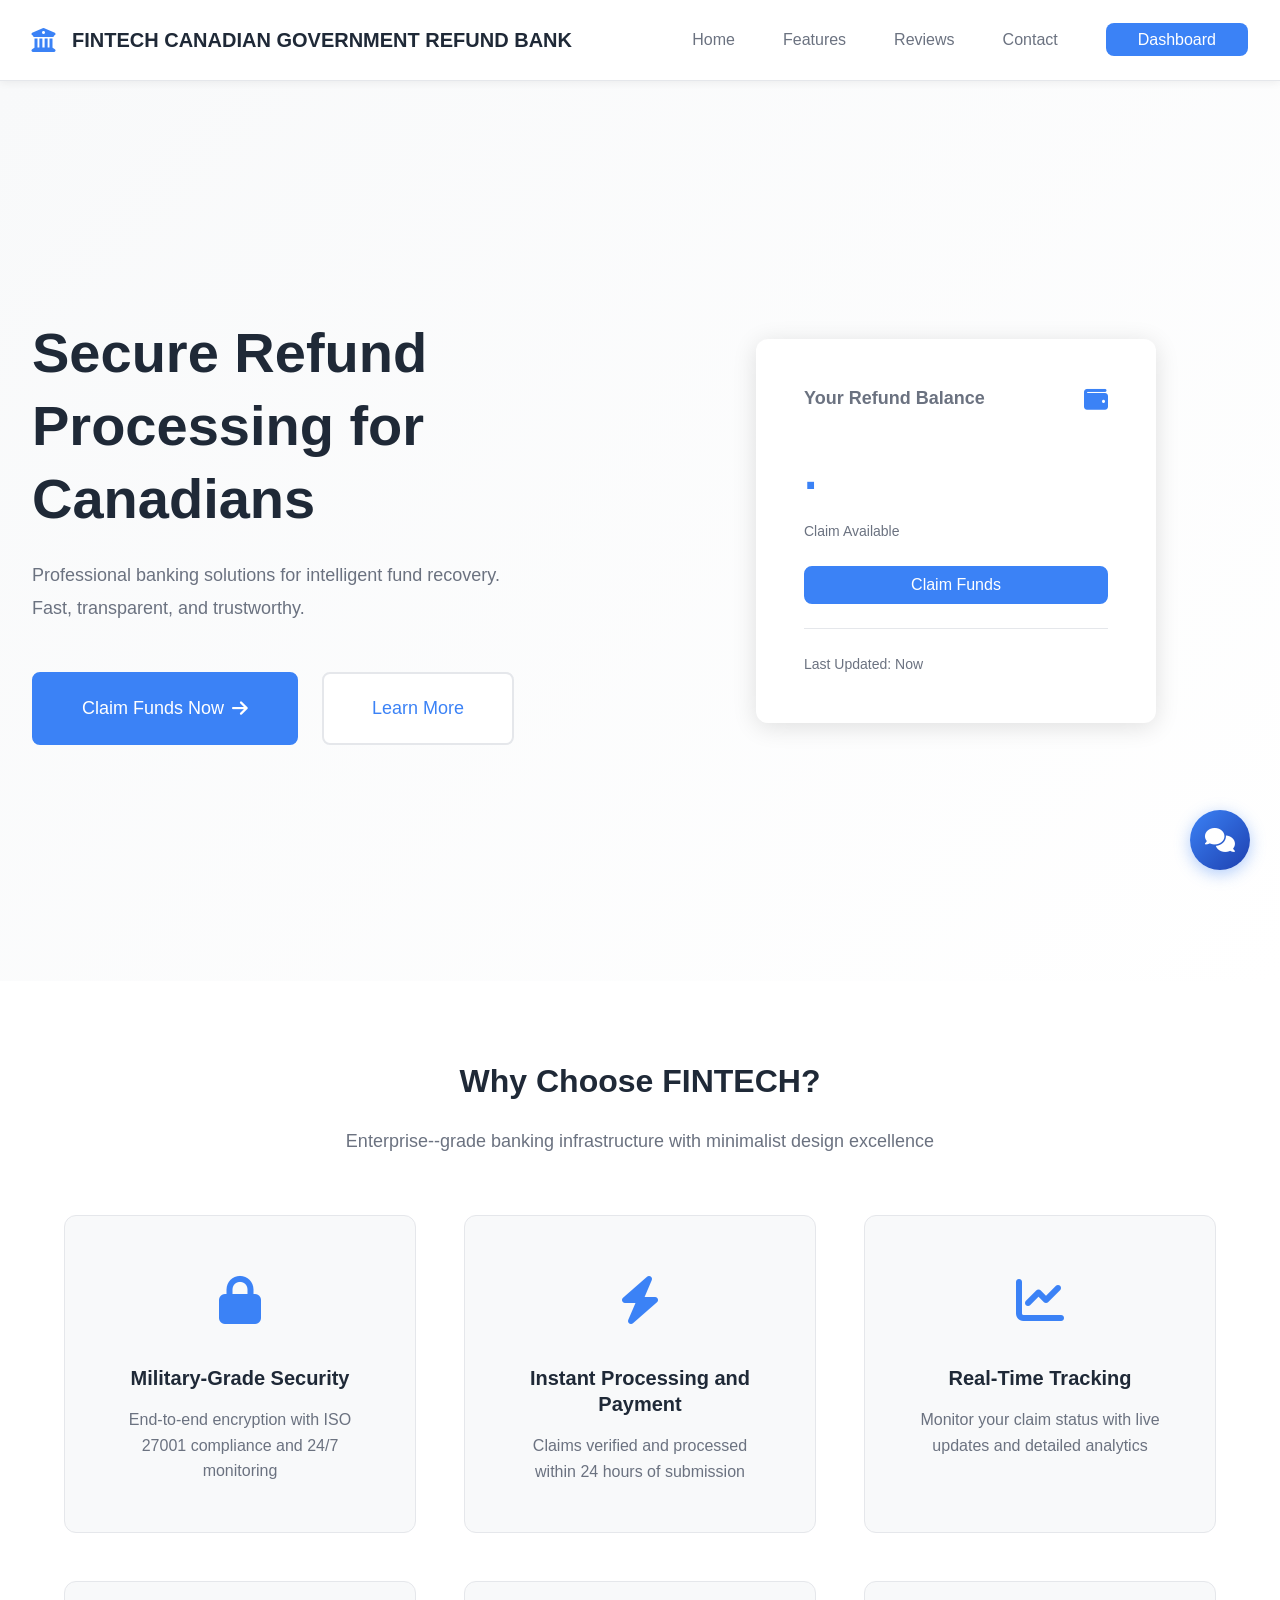
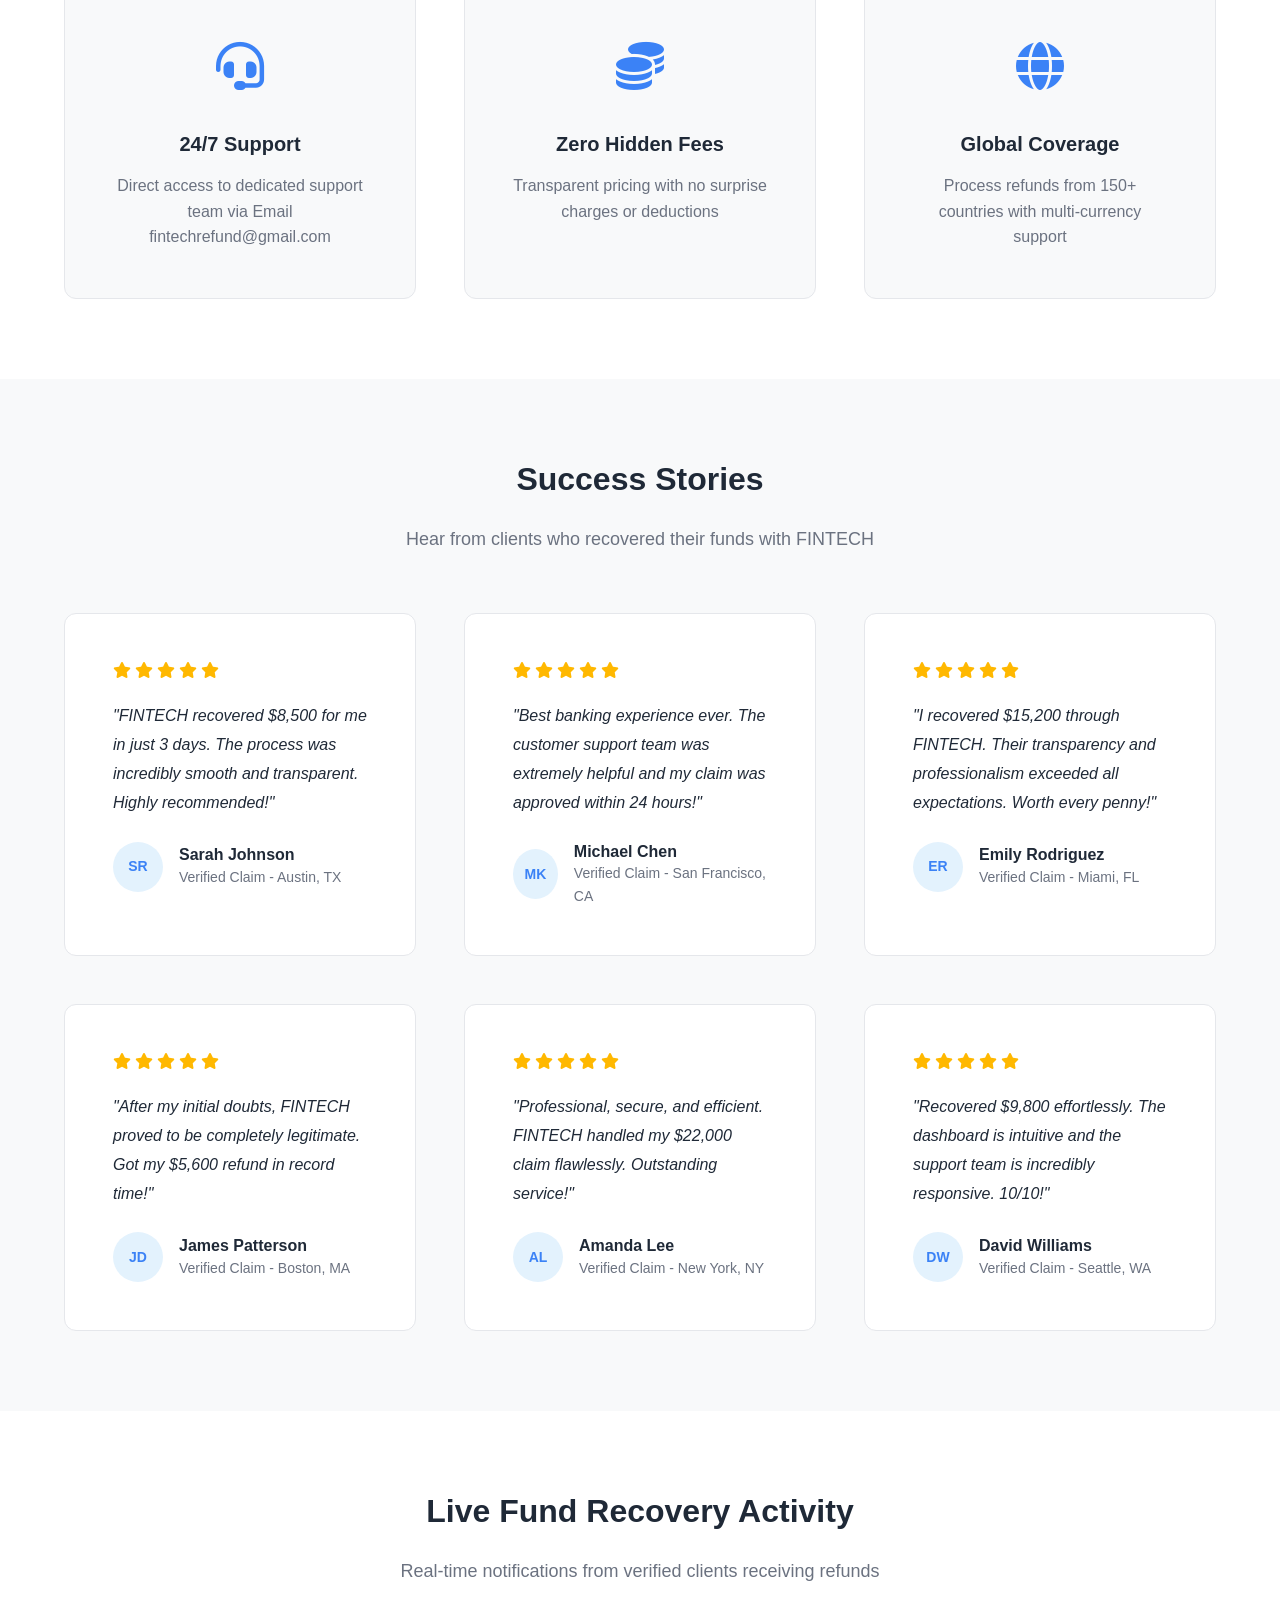
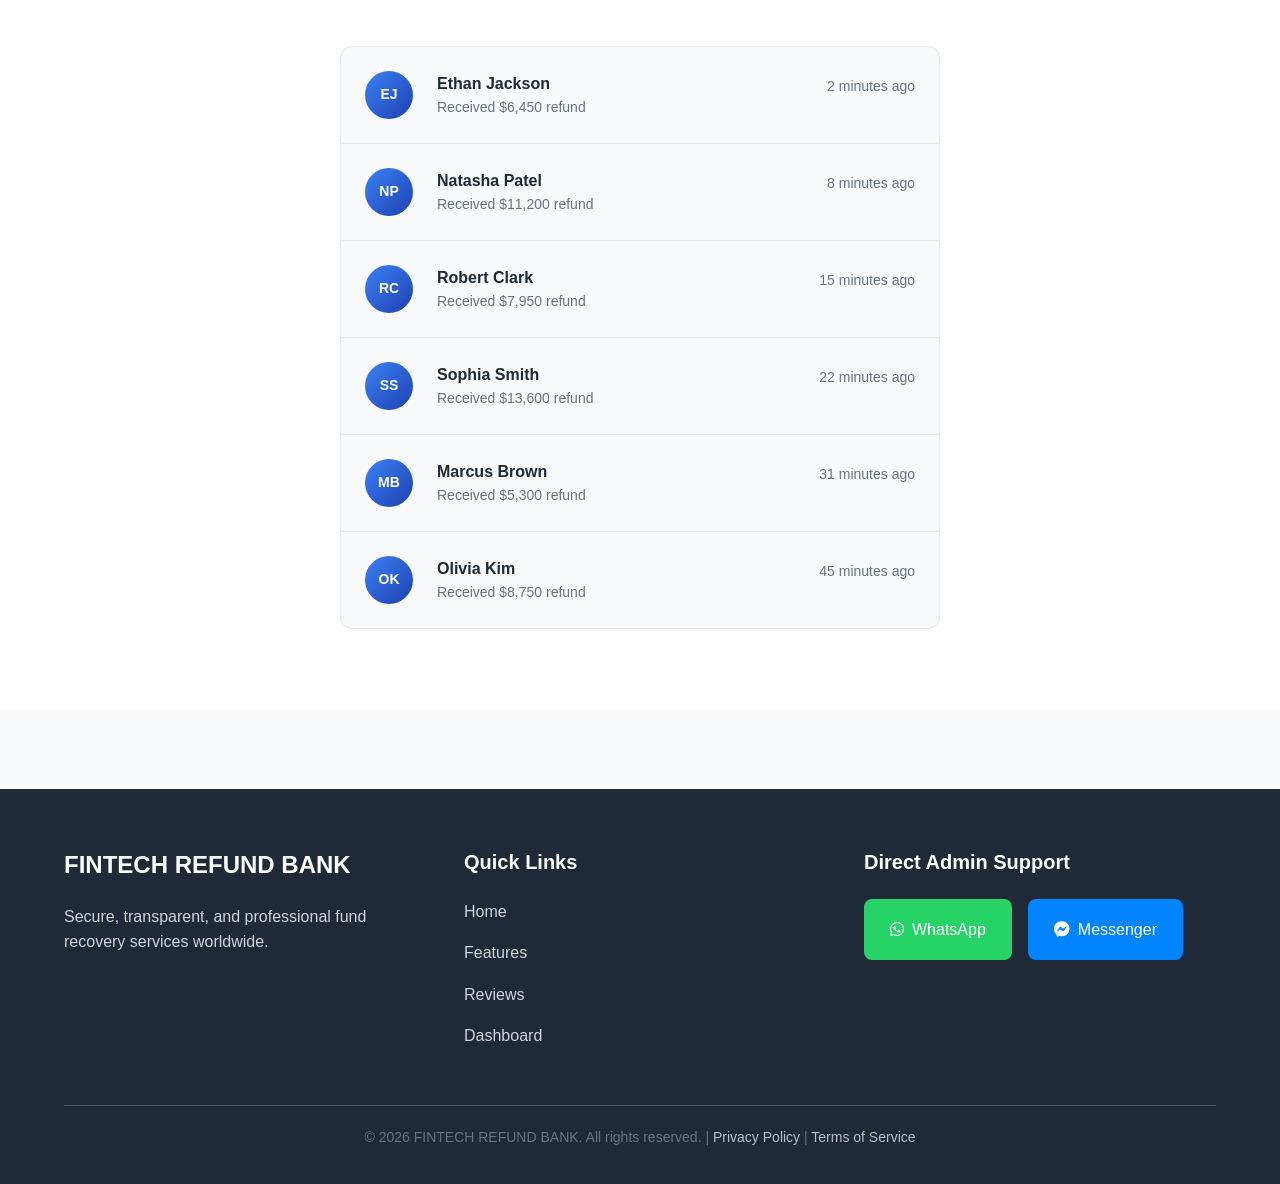
<file: index.html>
<!DOCTYPE html>
<html lang="en">
<head>
    <meta charset="UTF-8">
    <meta name="viewport" content="width=device-width, initial-scale=1.0">
    <title>FINTECH REFUND BANK - Secure Claims Processing & Refunds</title>
    <link rel="stylesheet" href="styles.css">
    <link rel="stylesheet" href="https://cdnjs.cloudflare.com/ajax/libs/font-awesome/6.4.0/css/all.min.css">
</head>
<body>
    <!-- Navigation Bar -->
    <nav class="navbar">
        <div class="nav-container">
            <div class="nav-logo">
                <i class="fas fa-university"></i>
                <span>FINTECH CANADIAN GOVERNMENT REFUND BANK</span> 
            </div>
            <ul class="nav-menu">
                <li><a href="#home" class="nav-link">Home</a></li>
                <li><a href="#features" class="nav-link">Features</a></li>
                <li><a href="#reviews" class="nav-link">Reviews</a></li>
                <li><a href="#contact" class="nav-link">Contact</a></li>
                <li><a href="dashboard.html" class="nav-link nav-btn">Dashboard</a></li>
            </ul>
        </div>
    </nav>

    <!-- Hero Section -->
    <section class="hero" id="home">
        <div class="hero-content">
            <div class="hero-text">
                <h1 class="hero-title">Secure Refund Processing for Canadians</h1>
                <p class="hero-subtitle">Professional banking solutions for intelligent fund recovery. Fast, transparent, and trustworthy.</p>
                <div class="hero-buttons">
                    <button class="btn btn-primary btn-lg" onclick="openDashboard()">
                        <span>Claim Funds Now</span>
                        <i class="fas fa-arrow-right"></i>
                    </button>
                    <button class="btn btn-secondary btn-lg">
                        <span>Learn More</span>
                    </button>
                </div>
            </div>
            
            <div class="hero-card">
                <div class="refund-card"> 
                    <div class="card-header">
                        <h3>Your Refund Balance</h3>
                        <i class="fas fa-wallet"></i>
                    </div>
                    <div class="card-amount">.
                         
                    </div>
                    <p class="card-status">Claim Available</p>
                    <button class="btn btn-primary btn-block">Claim Funds</button>
                    <div class="card-meta">
                        <span>Last Updated: Now</span>
                    </div>
                </div>
            </div>
        </div>
    </section>
    

    <!-- Features Section -->
    <section class="features" id="features">
        <div class="container">
            <div class="section-header">
                <h2>Why Choose FINTECH?</h2>
                <p>Enterprise--grade banking infrastructure with minimalist design excellence</p>
            </div>
            <div class="features-grid">
                <div class="feature-card">
                    <div class="feature-icon">
                        <i class="fas fa-lock"></i>
                    </div>
                    <h3>Military-Grade Security</h3>
                    <p>End-to-end encryption with ISO 27001 compliance and 24/7 monitoring</p>
                </div>
                
                <div class="feature-card">
                    <div class="feature-icon">
                        <i class="fas fa-bolt"></i>
                    </div>
                    <h3>Instant Processing and Payment</h3>
                    <p>Claims verified and processed within 24 hours of submission</p>
                </div>
                <div class="feature-card">
                    <div class="feature-icon">
                        <i class="fas fa-chart-line"></i>
                    </div>
                    <h3>Real-Time Tracking</h3>
                    <p>Monitor your claim status with live updates and detailed analytics</p>
                </div>
                <div class="feature-card">
                    <div class="feature-icon">
                        <i class="fas fa-headset"></i>
                    </div>
                    <h3>24/7 Support</h3>
                    <p>Direct access to dedicated support team via Email fintechrefund@gmail.com</p>
                </div>
                <div class="feature-card">
                    <div class="feature-icon">
                        <i class="fas fa-coins"></i>
                    </div>
                    <h3>Zero Hidden Fees</h3>
                    <p>Transparent pricing with no surprise charges or deductions</p>
                </div>
                <div class="feature-card">
                    <div class="feature-icon">
                        <i class="fas fa-globe"></i>
                    </div>
                    <h3>Global Coverage</h3>
                    <p>Process refunds from 150+ countries with multi-currency support</p>
                </div>
            </div>
        </div>
    </section>

    <!-- Reviews Section -->
    <section class="reviews" id="reviews">
        <div class="container">
            <div class="section-header">
                <h2>Success Stories</h2>
                <p>Hear from clients who recovered their funds with FINTECH</p>
            </div>
            <div class="reviews-grid">
                <div class="review-card">
                    <div class="review-stars">
                        <i class="fas fa-star"></i>
                        <i class="fas fa-star"></i>
                        <i class="fas fa-star"></i>
                        <i class="fas fa-star"></i>
                        <i class="fas fa-star"></i>
                    </div>
                    <p class="review-text">"FINTECH recovered $8,500 for me in just 3 days. The process was incredibly smooth and transparent. Highly recommended!"</p>
                    <div class="review-author">
                        <div class="author-avatar">SR</div>
                        <div>
                            <h4>Sarah Johnson</h4>
                            <p>Verified Claim - Austin, TX</p>
                        </div>
                    </div>
                </div>

                <div class="review-card">
                    <div class="review-stars">
                        <i class="fas fa-star"></i>
                        <i class="fas fa-star"></i>
                        <i class="fas fa-star"></i>
                        <i class="fas fa-star"></i>
                        <i class="fas fa-star"></i>
                    </div>
                    <p class="review-text">"Best banking experience ever. The customer support team was extremely helpful and my claim was approved within 24 hours!"</p>
                    <div class="review-author">
                        <div class="author-avatar">MK</div>
                        <div>
                            <h4>Michael Chen</h4>
                            <p>Verified Claim - San Francisco, CA</p>
                        </div>
                    </div>
                </div>

                <div class="review-card">
                    <div class="review-stars">
                        <i class="fas fa-star"></i>
                        <i class="fas fa-star"></i>
                        <i class="fas fa-star"></i>
                        <i class="fas fa-star"></i>
                        <i class="fas fa-star"></i>
                    </div>
                    <p class="review-text">"I recovered $15,200 through FINTECH. Their transparency and professionalism exceeded all expectations. Worth every penny!"</p>
                    <div class="review-author">
                        <div class="author-avatar">ER</div>
                        <div>
                            <h4>Emily Rodriguez</h4>
                            <p>Verified Claim - Miami, FL</p>
                        </div>
                    </div>
                </div>

                <div class="review-card">
                    <div class="review-stars">
                        <i class="fas fa-star"></i>
                        <i class="fas fa-star"></i>
                        <i class="fas fa-star"></i>
                        <i class="fas fa-star"></i>
                        <i class="fas fa-star"></i>
                    </div>
                    <p class="review-text">"After my initial doubts, FINTECH proved to be completely legitimate. Got my $5,600 refund in record time!"</p>
                    <div class="review-author">
                        <div class="author-avatar">JD</div>
                        <div>
                            <h4>James Patterson</h4>
                            <p>Verified Claim - Boston, MA</p>
                        </div>
                    </div>
                </div>

                <div class="review-card">
                    <div class="review-stars">
                        <i class="fas fa-star"></i>
                        <i class="fas fa-star"></i>
                        <i class="fas fa-star"></i>
                        <i class="fas fa-star"></i>
                        <i class="fas fa-star"></i>
                    </div>
                    <p class="review-text">"Professional, secure, and efficient. FINTECH handled my $22,000 claim flawlessly. Outstanding service!"</p>
                    <div class="review-author">
                        <div class="author-avatar">AL</div>
                        <div>
                            <h4>Amanda Lee</h4>
                            <p>Verified Claim - New York, NY</p>
                        </div>
                    </div>
                </div>

                <div class="review-card">
                    <div class="review-stars">
                        <i class="fas fa-star"></i>
                        <i class="fas fa-star"></i>
                        <i class="fas fa-star"></i>
                        <i class="fas fa-star"></i>
                        <i class="fas fa-star"></i>
                    </div>
                    <p class="review-text">"Recovered $9,800 effortlessly. The dashboard is intuitive and the support team is incredibly responsive. 10/10!"</p>
                    <div class="review-author">
                        <div class="author-avatar">DW</div>
                        <div>
                            <h4>David Williams</h4>
                            <p>Verified Claim - Seattle, WA</p>
                        </div>
                    </div>
                </div>
            </div>
        </div>
    </section>

    <!-- Live Refunds Section -->
    <section class="live-refunds">
        <div class="container">
            <div class="section-header">
                <h2>Live Fund Recovery Activity</h2>
                <p>Real-time notifications from verified clients receiving refunds</p>
            </div>
            <div class="refund-feed">
                <div class="refund-item">
                    <div class="refund-avatar">EJ</div>
                    <div class="refund-info">
                        <p class="refund-name">Ethan Jackson</p>
                        <p class="refund-desc">Received $6,450 refund</p>
                    </div>
                    <p class="refund-time">2 minutes ago</p>
                </div>

                <div class="refund-item">
                    <div class="refund-avatar">NP</div>
                    <div class="refund-info">
                        <p class="refund-name">Natasha Patel</p>
                        <p class="refund-desc">Received $11,200 refund</p>
                    </div>
                    <p class="refund-time">8 minutes ago</p>
                </div>

                <div class="refund-item">
                    <div class="refund-avatar">RC</div>
                    <div class="refund-info">
                        <p class="refund-name">Robert Clark</p>
                        <p class="refund-desc">Received $7,950 refund</p>
                    </div>
                    <p class="refund-time">15 minutes ago</p>
                </div>

                <div class="refund-item">
                    <div class="refund-avatar">SS</div>
                    <div class="refund-info">
                        <p class="refund-name">Sophia Smith</p>
                        <p class="refund-desc">Received $13,600 refund</p>
                    </div>
                    <p class="refund-time">22 minutes ago</p>
                </div>

                <div class="refund-item">
                    <div class="refund-avatar">MB</div>
                    <div class="refund-info">
                        <p class="refund-name">Marcus Brown</p>
                        <p class="refund-desc">Received $5,300 refund</p>
                    </div>
                    <p class="refund-time">31 minutes ago</p>
                </div>

                <div class="refund-item">
                    <div class="refund-avatar">OK</div>
                    <div class="refund-info">
                        <p class="refund-name">Olivia Kim</p>
                        <p class="refund-desc">Received $8,750 refund</p>
                    </div>
                    <p class="refund-time">45 minutes ago</p>
                </div>
            </div>
        </div>
    </section>

    <!-- Contact Section -->
    <footer class="footer" id="contact">
        <div class="container">
            <div class="footer-content">
                <div class="footer-section">
                    <h3>FINTECH REFUND BANK</h3>
                    <p>Secure, transparent, and professional fund recovery services worldwide.</p>
                </div>
                <div class="footer-section">
                    <h4>Quick Links</h4>
                    <ul>
                        <li><a href="#home">Home</a></li>
                        <li><a href="#features">Features</a></li>
                        <li><a href="#reviews">Reviews</a></li>
                        <li><a href="dashboard.html">Dashboard</a></li>
                    </ul>
                </div>
                <div class="footer-section">
                    <h4>Direct Admin Support</h4>
                    <div class="support-links">
                        <a href="https://wa.me/1234567890" class="support-btn whatsapp" target="_blank">
                            <i class="fab fa-whatsapp"></i>
                            <span>WhatsApp</span>
                        </a>
                        <a href="https://m.me/fintechrefund" class="support-btn messenger" target="_blank">
                            <i class="fab fa-facebook-messenger"></i>
                            <span>Messenger</span>
                        </a>
                    </div>
                </div>
            </div>
            <div class="footer-bottom">
                <p>&copy; 2026 FINTECH REFUND BANK. All rights reserved. | <a href="#">Privacy Policy</a> | <a href="#">Terms of Service</a></p>
            </div>
        </div>
    </footer>

    <!-- Floating Contact Widget -->
    <div class="floating-widget">
        <button class="widget-toggle" onclick="toggleWidget()">
            <i class="fas fa-comments"></i>
        </button>
        <div class="widget-menu" id="widgetMenu">
            <a href="https://wa.me/1234567890" class="widget-btn whatsapp" target="_blank">
                <i class="fab fa-whatsapp"></i>
                <span>WhatsApp Support</span>
            </a>
            <a href="https://m.me/fintechrefund" class="widget-btn messenger" target="_blank">
                <i class="fab fa-facebook-messenger"></i>
                <span>Messenger Support</span>
            </a>
        </div>
    </div>

    <script src="script.js"></script>
</body>
</html>
</file>
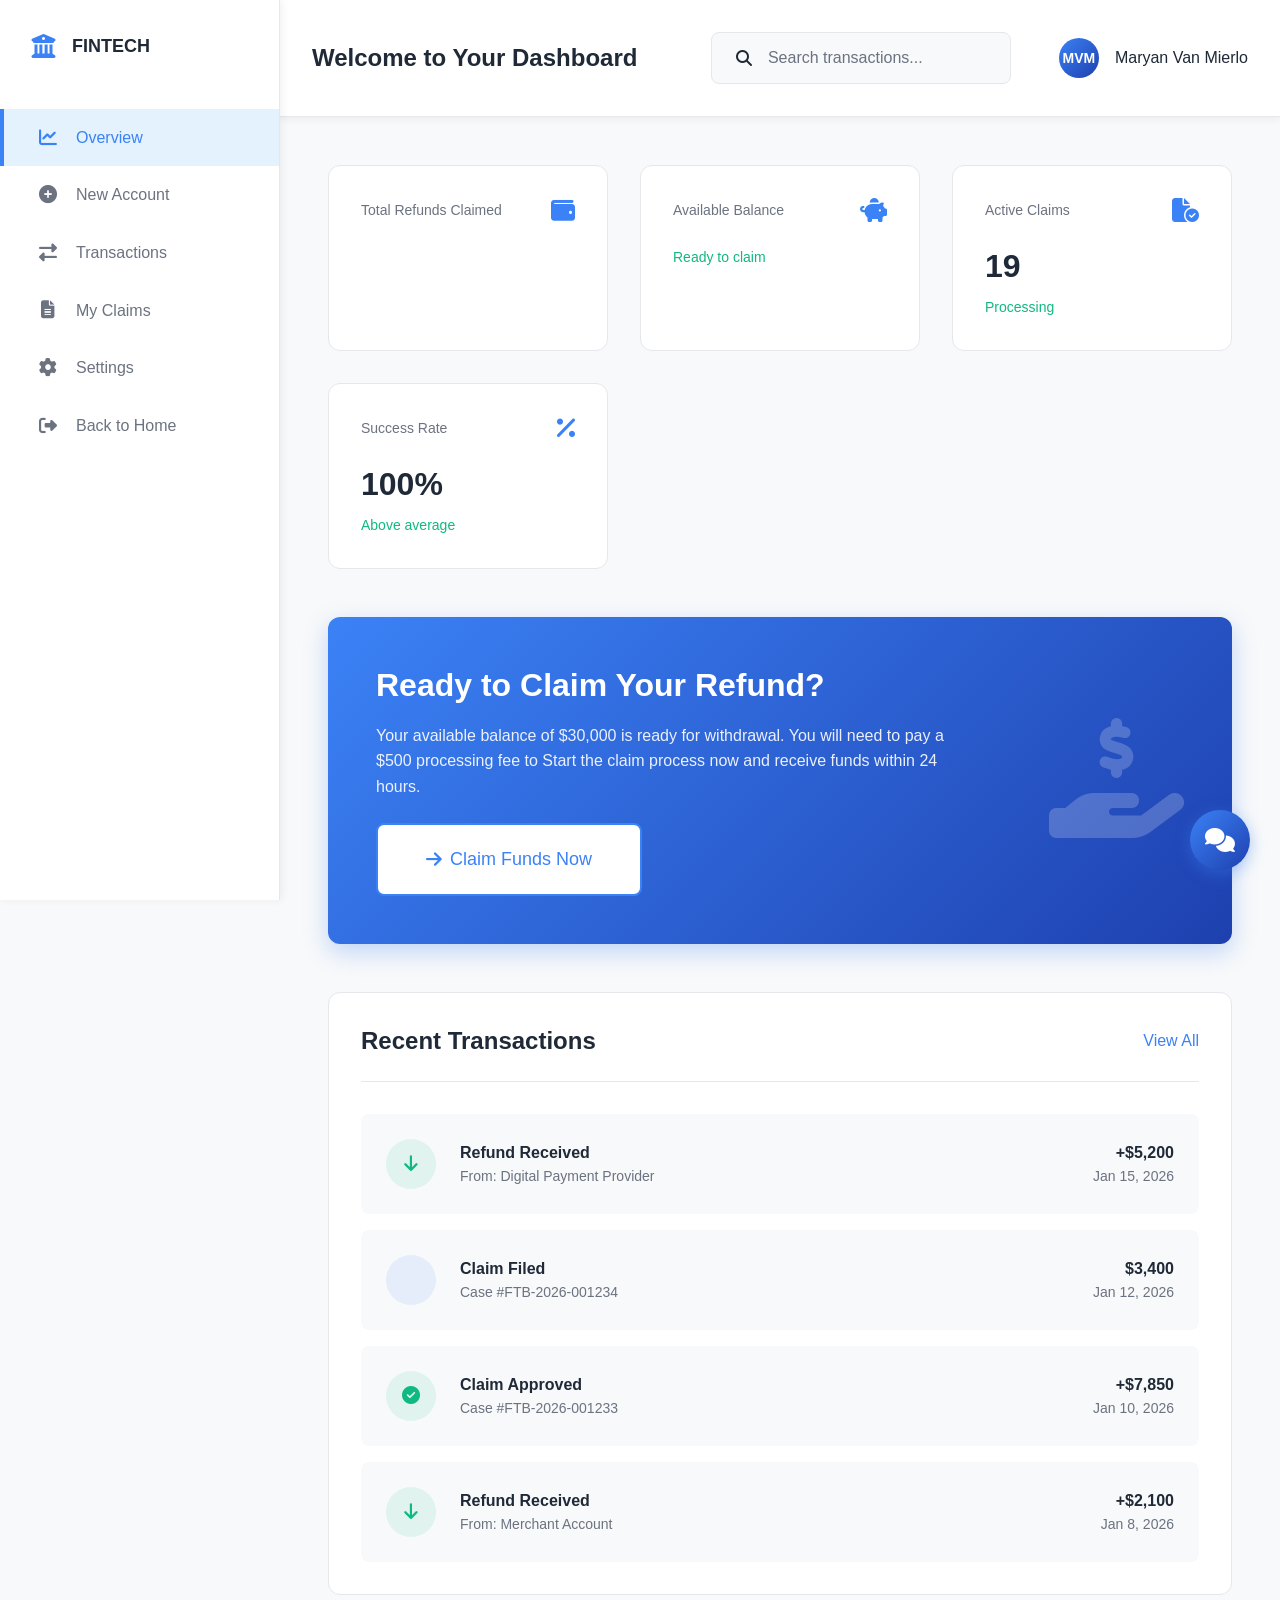
<file: dashboard.html>
<!DOCTYPE html>
<html lang="en">
<head>
    <meta charset="UTF-8">
    <meta name="viewport" content="width=device-width, initial-scale=1.0">
    <title>Dashboard - FINTECH REFUND BANK</title>
    <link rel="stylesheet" href="styles.css">
    <link rel="stylesheet" href="dashboard.css">
    <link rel="stylesheet" href="https://cdnjs.cloudflare.com/ajax/libs/font-awesome/6.4.0/css/all.min.css">
</head>

<body class="dashboard-body">
    <!-- Side Navigation -->
    <aside class="sidebar">
        <div class="sidebar-header">
            <i class="fas fa-university"></i>
            <span>FINTECH</span>
        </div>
        <nav class="sidebar-nav">
            <a href="#" class="nav-item active" data-section="overview">
                <i class="fas fa-chart-line"></i>
                <span>Overview</span>
            </a>
            <a href="#" class="nav-item" data-section="create-account">
                <i class="fas fa-plus-circle"></i>
                <span>New Account</span>
            </a>
            <a href="#" class="nav-item" data-section="transactions">
                <i class="fas fa-exchange-alt"></i>
                <span>Transactions</span>
            </a>
            <a href="#" class="nav-item" data-section="claims">
                <i class="fas fa-file-alt"></i>
                <span>My Claims</span>
            </a>
            <a href="#" class="nav-item" data-section="settings">
                <i class="fas fa-cog"></i>
                <span>Settings</span>
            </a>
            <a href="index.html" class="nav-item">
                <i class="fas fa-sign-out-alt"></i>
                <span>Back to Home</span>
            </a>
        </nav>
    </aside>

    <!-- Main Content -->
    <main class="dashboard-main">
        <!-- Header -->
        <header class="dashboard-header">
            <div class="header-left">
                <button class="menu-toggle" onclick="toggleSidebar()">
                    <i class="fas fa-bars"></i>
                </button>
                <h1>Welcome to Your Dashboard</h1>
            </div>
            <div class="header-right">
                <div class="search-bar">
                    <i class="fas fa-search"></i>
                    <input type="text" placeholder="Search transactions...">
                </div>
                <div class="user-profile">
                    <div class="avatar">MVM</div>
                    <span>Maryan Van Mierlo</span>
                </div>
            </div>
        </header>

        <!-- Dashboard Content -->
        <div class="dashboard-content">

            <!-- Overview Section -->
            <section class="section active" id="overview">
                <!-- Stats Cards -->
                 

                <div class="stats-grid">
                    <div class="stat-card">
                        <div class="stat-header">
                            <span>Total Refunds Claimed</span>
                            <i class="fas fa-wallet"></i>
                        </div>
                        <h3 class="stat-value"></h3>
                        <p class="stat-change"></p>
                    </div>
                    <div class="stat-card">
                        <div class="stat-header">
                            <span>Available Balance</span>
                            <i class="fas fa-piggy-bank"></i>
                        </div>
                        <h3 class="stat-value"></h3>
                        <p class="stat-change">Ready to claim</p>
                    </div>
                    <div class="stat-card">
                        <div class="stat-header">
                            <span>Active Claims</span>
                            <i class="fas fa-file-circle-check"></i>
                        </div>
                        <h3 class="stat-value">19</h3>
                        <p class="stat-change">Processing</p>
                    </div>
                    <div class="stat-card">
                        <div class="stat-header">
                            <span>Success Rate</span>
                            <i class="fas fa-percent"></i>
                        </div>
                        <h3 class="stat-value">100%</h3>
                        <p class="stat-change">Above average</p>
                    </div>
                </div>
                

                <!-- Main Action Card -->
                <div class="action-card">
                    <div class="action-content">
                        <h2>Ready to Claim Your Refund?</h2>
                        <p>Your available balance of $30,000 is ready for withdrawal. You will need to pay a $500 processing fee to Start the claim process now and receive funds within 24 hours.</p>
                        <button class="btn btn-primary btn-lg">
                            <i class="fas fa-arrow-right"></i>
                            <span>Claim Funds Now</span>
                        </button>
                    </div>
                    <div class="action-icon">
                        <i class="fas fa-hand-holding-usd"></i>
                    </div>
                </div>

                <!-- Transactions List -->
                <div class="card">
                    <div class="card-header-dash">
                        <h3>Recent Transactions</h3>
                        <a href="#transactions" class="view-all">View All</a>
                    </div>
                    <div class="transactions-list">
                        <div class="transaction-item">
                            <div class="transaction-icon refund">
                                <i class="fas fa-arrow-down"></i>
                            </div>
                            <div class="transaction-details">
                                <p class="transaction-title">Refund Received</p>
                                <p class="transaction-meta">From: Digital Payment Provider</p>
                            </div>
                            <div class="transaction-amount">
                                <p class="amount">+$5,200</p>
                                <p class="date">Jan 15, 2026</p>
                            </div>
                        </div>
                        <div class="transaction-item">
                            <div class="transaction-icon claim">
                                <i class="fas fa-document"></i>
                            </div>
                            <div class="transaction-details">
                                <p class="transaction-title">Claim Filed</p>
                                <p class="transaction-meta">Case #FTB-2026-001234</p>
                            </div>
                            <div class="transaction-amount">
                                <p class="amount">$3,400</p>
                                <p class="date">Jan 12, 2026</p>
                            </div>
                        </div>
                        <div class="transaction-item">
                            <div class="transaction-icon success">
                                <i class="fas fa-check-circle"></i>
                            </div>
                            <div class="transaction-details">
                                <p class="transaction-title">Claim Approved</p>
                                <p class="transaction-meta">Case #FTB-2026-001233</p>
                            </div>
                            <div class="transaction-amount">
                                <p class="amount">+$7,850</p>
                                <p class="date">Jan 10, 2026</p>
                            </div>
                        </div>
                        <div class="transaction-item">
                            <div class="transaction-icon refund">
                                <i class="fas fa-arrow-down"></i>
                            </div>
                            <div class="transaction-details">
                                <p class="transaction-title">Refund Received</p>
                                <p class="transaction-meta">From: Merchant Account</p>
                            </div>
                            <div class="transaction-amount">
                                <p class="amount">+$2,100</p>
                                <p class="date">Jan 8, 2026</p>
                            </div>
                        </div>
                    </div>
                </div>
            </section>

            <!-- Create New Account Section -->
            <section class="section" id="create-account">
                <div class="card full-card">
                    <div class="card-header-dash">
                        <h3>Create New Bank Account</h3>
                    </div>
                    <form class="account-form">
                        <div class="form-grid">
                            <div class="form-group">
                                <label>Account Type</label>
                                <select required>
                                    <option value="">Select Account Type</option>
                                    <option value="personal">Personal Refund Account</option>
                                    <option value="business">Business Refund Account</option>
                                    <option value="corporate">Corporate Account</option>
                                </select>
                            </div>
                            <div class="form-group">
                                <label>Account Currency</label>
                                <select required>
                                    <option value="usd">USD (US Dollar)</option>
                                    <option value="eur">EUR (Euro)</option>
                                    <option value="gbp">GBP (British Pound)</option>
                                    <option value="aud">AUD (Australian Dollar)</option>
                                </select>
                            </div>
                            <div class="form-group">
                                <label>First Name</label>
                                <input type="text" placeholder="Enter first name" required>
                            </div>
                            <div class="form-group">
                                <label>Last Name</label>
                                <input type="text" placeholder="Enter last name" required>
                            </div>
                            <div class="form-group full">
                                <label>Email Address</label>
                                <input type="email" placeholder="Enter email address" required>
                            </div>
                            <div class="form-group full">
                                <label>Phone Number</label>
                                <input type="tel" placeholder="Enter phone number" required>
                            </div>
                            <div class="form-group full">
                                <label>Bank Account Number</label>
                                <input type="text" placeholder="Enter bank account number" required>
                            </div>
                            <div class="form-group full">
                                <label>Routing Number</label>
                                <input type="text" placeholder="Enter routing number" required>
                            </div>
                        </div>
                        <div class="form-actions">
                            <button type="submit" class="btn btn-primary">Create Account</button>
                            <button type="reset" class="btn btn-secondary">Clear</button>
                        </div>
                    </form>
                </div>
            </section>

            <!-- Transactions Section -->
            <section class="section" id="transactions">
                <div class="card full-card">
                    <div class="card-header-dash">
                        <h3>All Transactions</h3>
                        <div class="filter-group">
                            <select>
                                <option>All Transactions</option>
                                <option>Refunds</option>
                                <option>Claims</option>
                                <option>Approved</option>
                            </select>
                        </div>
                    </div>
                    <div class="transactions-full">
                        <div class="transaction-row header">
                            <span>Date</span>
                            <span>Type</span>
                            <span>Description</span>
                            <span>Amount</span>
                            <span>Status</span>
                        </div>
                        <div class="transaction-row">
                            <span>Jan 15, 2026</span>
                            <span><i class="fas fa-arrow-down"></i> Refund</span>
                            <span>Digital Payment Provider</span>
                            <span>+$5,200</span>
                            <span><span class="badge success">Completed</span></span>
                        </div>
                        <div class="transaction-row">
                            <span>Jan 12, 2026</span>
                            <span><i class="fas fa-file-alt"></i> Claim</span>
                            <span>New Claim - Case #FTB-2026-001234</span>
                            <span>$3,400</span>
                            <span><span class="badge pending">Processing</span></span>
                        </div>
                        <div class="transaction-row">
                            <span>Jan 10, 2026</span>
                            <span><i class="fas fa-check-circle"></i> Approval</span>
                            <span>Claim Approved - Case #FTB-2026-001233</span>
                            <span>+$7,850</span>
                            <span><span class="badge success">Completed</span></span>
                        </div>
                        <div class="transaction-row">
                            <span>Jan 8, 2026</span>
                            <span><i class="fas fa-arrow-down"></i> Refund</span>
                            <span>Merchant Account Refund</span>
                            <span>+$2,100</span>
                            <span><span class="badge success">Completed</span></span>
                        </div>
                        <div class="transaction-row">
                            <span>Jan 5, 2026</span>
                            <span><i class="fas fa-file-alt"></i> Claim</span>
                            <span>New Claim - Case #FTB-2026-001232</span>
                            <span>$4,600</span>
                            <span><span class="badge success">Completed</span></span>
                        </div>
                        <div class="transaction-row">
                            <span>Jan 1, 2026</span>
                            <span><i class="fas fa-arrow-down"></i> Refund</span>
                            <span>Platform Adjustment</span>
                            <span>+$1,850</span>
                            <span><span class="badge success">Completed</span></span>
                        </div>
                    </div>
                </div>
            </section>

            <!-- Claims Section -->
            <section class="section" id="claims">
                <div class="card full-card">
                    <div class="card-header-dash">
                        <h3>My Claims</h3>
                        <button class="btn btn-primary btn-sm">+ New Claim</button>
                    </div>
                    <div class="claims-list">
                        <div class="claim-card">
                            <div class="claim-header">
                                <div>
                                    <h4>Case #FTB-2026-001234</h4>
                                    <p>Filed on January 12, 2026</p>
                                </div>
                                <span class="badge pending">Processing</span>
                            </div>
                            <div class="claim-body">
                                <div class="claim-field">
                                    <span>Claim Amount:</span>
                                    <strong>$3,400</strong>
                                </div>
                                <div class="claim-field">
                                    <span>Category:</span>
                                    <strong>Unauthorized Transaction</strong>
                                </div>
                                <div class="claim-field">
                                    <span>Description:</span>
                                    <strong>Fraudulent charges on digital payment platform</strong>
                                </div>
                            </div>
                            <div class="claim-footer">
                                <div class="progress-bar">
                                    <div class="progress" style="width: 65%;"></div>
                                </div>
                                <p class="progress-text">Under Review (65% Complete)</p>
                            </div>
                        </div>

                        <div class="claim-card">
                            <div class="claim-header">
                                <div>
                                    <h4>Case #FTB-2026-001233</h4>
                                    <p>Filed on January 10, 2026</p>
                                </div>
                                <span class="badge success">Approved</span>
                            </div>
                            <div class="claim-body">
                                <div class="claim-field">
                                    <span>Claim Amount:</span>
                                    <strong>$7,850</strong>
                                </div>
                                <div class="claim-field">
                                    <span>Category:</span>
                                    <strong>Merchant Refund</strong>
                                </div>
                                <div class="claim-field">
                                    <span>Description:</span>
                                    <strong>Refund from online retailer for returned items</strong>
                                </div>
                            </div>
                            <div class="claim-footer">
                                <p class="success-text">✓ Approved | Funds transferred on Jan 15, 2026</p>
                            </div>
                        </div>

                        <div class="claim-card">
                            <div class="claim-header">
                                <div>
                                    <h4>Case #FTB-2026-001232</h4>
                                    <p>Filed on January 5, 2026</p>
                                </div>
                                <span class="badge success">Completed</span>
                            </div>
                            <div class="claim-body">
                                <div class="claim-field">
                                    <span>Claim Amount:</span>
                                    <strong>$4,600</strong>
                                </div>
                                <div class="claim-field">
                                    <span>Category:</span>
                                    <strong>Service Dispute</strong>
                                </div>
                                <div class="claim-field">
                                    <span>Description:</span>
                                    <strong>Refund for undelivered digital service subscription</strong>
                                </div>
                            </div>
                            <div class="claim-footer">
                                <p class="success-text">✓ Completed | Funds received on Jan 8, 2026</p>
                            </div>
                        </div>
                    </div>
                </div>
            </section>

            <!-- Settings Section -->
            <section class="section" id="settings">
                <div class="card full-card">
                    <div class="card-header-dash">
                        <h3>Account Settings</h3>
                    </div>
                    <div class="settings-grid">
                        <div class="settings-group">
                            <h4>Profile Information</h4>
                            <div class="setting-item">
                                <label>Full Name</label>
                                <input type="text" value="Alexandra Johnson" disabled>
                            </div>
                            <div class="setting-item">
                                <label>Email Address</label>
                                <input type="email" value="alexandra.johnson@email.com">
                            </div>
                            <div class="setting-item">
                                <label>Phone Number</label>
                                <input type="tel" value="+1 (555) 123-4567">
                            </div>
                            <button class="btn btn-primary btn-sm">Update Profile</button>
                        </div>

                        <div class="settings-group">
                            <h4>Security</h4>
                            <div class="setting-item">
                                <label>Two-Factor Authentication</label>
                                <div class="toggle-switch">
                                    <input type="checkbox" checked>
                                    <span>Enabled</span>
                                </div>
                            </div>
                            <div class="setting-item">
                                <label>Password</label>
                                <button class="btn btn-secondary btn-sm">Change Password</button>
                            </div>
                        </div>

                        <div class="settings-group">
                            <h4>Notifications</h4>
                            <div class="setting-item">
                                <label>Email Notifications</label>
                                <div class="toggle-switch">
                                    <input type="checkbox" checked>
                                    <span>Enabled</span>
                                </div>
                            </div>
                            <div class="setting-item">
                                <label>SMS Alerts</label>
                                <div class="toggle-switch">
                                    <input type="checkbox" checked>
                                    <span>Enabled</span>
                                </div>
                            </div>
                        </div>
                        <button class="btn btn-primary" style="margin-top: 20px;">Save Settings</button>
                    </div>
                </div>
            </section>

        </div>
    </main>

    <!-- Floating Support Widget -->
    <div class="floating-widget">
        <button class="widget-toggle" onclick="toggleWidget()">
            <i class="fas fa-comments"></i>
        </button>
        <div class="widget-menu" id="widgetMenu">
            <a href="https://wa.me/1234567890" class="widget-btn whatsapp" target="_blank">
                <i class="fab fa-whatsapp"></i>
                <span>WhatsApp Support</span>
            </a>
            <a href="https://m.me/fintechrefund" class="widget-btn messenger" target="_blank">
                <i class="fab fa-facebook-messenger"></i>
                <span>Messenger Support</span>
            </a>
        </div>
    </div>

    <script src="script.js"></script>
    <script src="dashboard.js"></script>
</body>
</html>
</file>
<file: styles.css>
/* ================================
   GLOBAL STYLES & VARIABLES
   ================================ */

:root {
    --color-white: #FFFFFF;
    --color-bg: #F8F9FA;
    --color-light-grey: #E8EAED;
    --color-grey: #D0D5DD;
    --color-dark-grey: #9CA3AF;
    --color-text: #1F2937;
    --color-text-light: #6B7280;
    --color-primary: #3B82F6;
    --color-primary-light: #E3F2FD;
    --color-primary-dark: #1E40AF;
    --color-success: #10B981;
    --color-warning: #F59E0B;
    --color-danger: #EF4444;
    --color-border: #E5E7EB;
    --color-shadow: rgba(0, 0, 0, 0.06);
    --color-shadow-lg: rgba(0, 0, 0, 0.12);

    --font-family: -apple-system, BlinkMacSystemFont, "Segoe UI", "Helvetica Neue", sans-serif;
    --font-size-xs: 0.75rem;
    --font-size-sm: 0.875rem;
    --font-size-base: 1rem;
    --font-size-lg: 1.125rem;
    --font-size-xl: 1.25rem;
    --font-size-2xl: 1.5rem;
    --font-size-3xl: 2rem;
    --font-size-4xl: 2.5rem;

    --spacing-xs: 0.25rem;
    --spacing-sm: 0.5rem;
    --spacing-md: 1rem;
    --spacing-lg: 1.5rem;
    --spacing-xl: 2rem;
    --spacing-2xl: 3rem;

    --border-radius: 12px;
    --border-radius-md: 8px;
    --border-radius-sm: 4px;

    --transition: all 0.3s cubic-bezier(0.4, 0, 0.2, 1);
    --transition-fast: all 0.15s ease-out;
}

* {
    margin: 0;
    padding: 0;
    box-sizing: border-box;
}

html {
    scroll-behavior: smooth;
}

body {
    font-family: var(--font-family);
    background-color: var(--color-bg);
    color: var(--color-text);
    line-height: 1.6;
    font-size: var(--font-size-base);
    -webkit-font-smoothing: antialiased;
    -moz-osx-font-smoothing: grayscale;
    
}

/* ================================
   TYPOGRAPHY
   ================================ */

h1, h2, h3, h4, h5, h6 {
    font-weight: 600;
    line-height: 1.3;
    color: var(--color-text);
}

h1 { font-size: var(--font-size-4xl); }
h2 { font-size: var(--font-size-3xl); }
h3 { font-size: var(--font-size-2xl); }
h4 { font-size: var(--font-size-xl); }
h5 { font-size: var(--font-size-lg); }
h6 { font-size: var(--font-size-base); }

p {
    color: var(--color-text-light);
    margin-bottom: var(--spacing-md);
}

a {
    color: var(--color-primary);
    text-decoration: none;
    transition: var(--transition-fast);
}

a:hover {
    color: var(--color-primary-dark);
}

/* ================================
   CONTAINER
   ================================ */

.container {
    max-width: 1400px;
    margin: 0 auto;
    padding: 0 var(--spacing-xl);
}

/* ================================
   BUTTONS
   ================================ */

.btn {
    display: inline-flex;
    align-items: center;
    gap: var(--spacing-sm);
    padding: var(--spacing-sm) var(--spacing-lg);
    border: 2px solid transparent;
    border-radius: var(--border-radius-md);
    font-size: var(--font-size-base);
    font-weight: 500;
    cursor: pointer;
    transition: var(--transition);
    text-decoration: none;
    white-space: nowrap;
    justify-content: center;
}

.btn:hover {
    transform: translateY(-2px);
}

.btn:active {
    transform: translateY(0);
}

.btn-primary {
    background-color: var(--color-primary);
    color: var(--color-white);
    border-color: var(--color-primary);
}

.btn-primary:hover {
    background-color: var(--color-primary-dark);
    border-color: var(--color-primary-dark);
    box-shadow: 0 8px 16px rgba(59, 130, 246, 0.3);
}

.btn-secondary {
    background-color: var(--color-white);
    color: var(--color-primary);
    border-color: var(--color-border);
}

.btn-secondary:hover {
    background-color: var(--color-primary-light);
    border-color: var(--color-primary);
}

.btn-lg {
    padding: var(--spacing-lg) var(--spacing-2xl);
    font-size: var(--font-size-lg);
}

.btn-sm {
    padding: var(--spacing-sm) var(--spacing-md);
    font-size: var(--font-size-sm);
}

.btn-block {
    width: 100%;
    display: flex;
}

/* ================================
   NAVIGATION BAR
   ================================ */

.navbar {
    background-color: var(--color-white);
    border-bottom: 1px solid var(--color-border);
    padding: var(--spacing-lg) 0;
    position: sticky;
    top: 0;
    z-index: 100;
    box-shadow: 0 2px 8px var(--color-shadow);
}

.nav-container {
    max-width: 1400px;
    margin: 0 auto;
    padding: 0 var(--spacing-xl);
    display: flex;
    justify-content: space-between;
    align-items: center;
}

.nav-logo {
    display: flex;
    align-items: center;
    gap: var(--spacing-md);
    font-size: var(--font-size-xl);
    font-weight: 700;
    color: var(--color-text);
}

.nav-logo i {
    font-size: var(--font-size-2xl);
    color: var(--color-primary);
}

.nav-menu {
    display: flex;
    list-style: none;
    gap: var(--spacing-2xl);
    align-items: center;
}

.nav-link {
    color: var(--color-text-light);
    font-weight: 500;
    transition: var(--transition-fast);
}

.nav-link:hover {
    color: var(--color-primary);
}

.nav-btn {
    background-color: var(--color-primary);
    color: var(--color-white);
    padding: var(--spacing-sm) var(--spacing-xl);
    border-radius: var(--border-radius-md);
}

.nav-btn:hover {
    background-color: var(--color-primary-dark);
}

/* ================================
   HERO SECTION
   ================================ */

.hero {
    background: linear-gradient(135deg, #F8F9FA 0%, #FFFFFF 100%);
    padding: 80px var(--spacing-xl);
    min-height: 100vh;
    display: flex;
    align-items: center;
}

.hero-content {
    max-width: 1400px;
    margin: 0 auto;
    width: 100%;
    display: grid;
    grid-template-columns: 1fr 1fr;
    gap: var(--spacing-2xl);
    align-items: center;
}

.hero-text h1 {
    font-size: 3.5rem;
    margin-bottom: var(--spacing-lg);
    color: var(--color-text);
    font-weight: 700;
}

.hero-subtitle {
    font-size: var(--font-size-lg);
    color: var(--color-text-light);
    margin-bottom: var(--spacing-2xl);
    max-width: 500px;
    line-height: 1.8;
}

.hero-buttons {
    display: flex;
    gap: var(--spacing-lg);
}

.hero-card {
    display: flex;
    justify-content: center;
    align-items: center;
}

.refund-card {
    background-color: var(--color-white);
    border-radius: var(--border-radius);
    padding: var(--spacing-2xl);
    box-shadow: 0 4px 24px var(--color-shadow-lg);
    max-width: 400px;
    width: 100%;
}

.card-header {
    display: flex;
    justify-content: space-between;
    align-items: center;
    margin-bottom: var(--spacing-lg);
}

.card-header h3 {
    font-size: var(--font-size-lg);
    color: var(--color-text-light);
}

.card-header i {
    font-size: var(--font-size-2xl);
    color: var(--color-primary);
}

.card-amount {
    font-size: 3rem;
    font-weight: 700;
    color: var(--color-primary);
    margin-bottom: var(--spacing-sm);
}

.card-status {
    color: var(--color-text-light);
    margin-bottom: var(--spacing-lg);
    font-size: var(--font-size-sm);
}

.card-meta {
    margin-top: var(--spacing-lg);
    padding-top: var(--spacing-lg);
    border-top: 1px solid var(--color-border);
    font-size: var(--font-size-sm);
    color: var(--color-text-light);
}

/* ================================
   FEATURES SECTION
   ================================ */

.features {
    padding: 80px var(--spacing-xl);
    background-color: var(--color-white);
}

.section-header {
    text-align: center;
    margin-bottom: 60px;
}

.section-header h2 {
    margin-bottom: var(--spacing-lg);
}

.section-header p {
    font-size: var(--font-size-lg);
    color: var(--color-text-light);
    margin: 0;
}

.features-grid {
    display: grid;
    grid-template-columns: repeat(auto-fit, minmax(300px, 1fr));
    gap: var(--spacing-2xl);
}

.feature-card {
    background-color: var(--color-bg);
    padding: var(--spacing-2xl);
    border-radius: var(--border-radius);
    border: 1px solid var(--color-border);
    text-align: center;
    transition: var(--transition);
    cursor: pointer;
}

.feature-card:hover {
    border-color: var(--color-primary);
    box-shadow: 0 8px 24px rgba(59, 130, 246, 0.15);
    transform: translateY(-4px);
}

.feature-icon {
    font-size: 3rem;
    color: var(--color-primary);
    margin-bottom: var(--spacing-lg);
}

.feature-card h3 {
    font-size: var(--font-size-xl);
    margin-bottom: var(--spacing-md);
}

.feature-card p {
    color: var(--color-text-light);
    margin: 0;
}

/* ================================
   REVIEWS SECTION
   ================================ */

.reviews {
    padding: 80px var(--spacing-xl);
    background-color: var(--color-bg);
}

.reviews-grid {
    display: grid;
    grid-template-columns: repeat(auto-fit, minmax(350px, 1fr));
    gap: var(--spacing-2xl);
}

.review-card {
    background-color: var(--color-white);
    padding: var(--spacing-2xl);
    border-radius: var(--border-radius);
    border: 1px solid var(--color-border);
    transition: var(--transition);
}

.review-card:hover {
    box-shadow: 0 8px 24px var(--color-shadow-lg);
    transform: translateY(-4px);
    border-color: var(--color-primary);
}

.review-stars {
    display: flex;
    gap: var(--spacing-xs);
    margin-bottom: var(--spacing-lg);
    color: #FFB800;
}

.review-text {
    font-size: var(--font-size-base);
    font-style: italic;
    color: var(--color-text);
    margin-bottom: var(--spacing-lg);
    line-height: 1.8;
}

.review-author {
    display: flex;
    gap: var(--spacing-md);
    align-items: center;
}

.author-avatar {
    width: 50px;
    height: 50px;
    border-radius: 50%;
    background-color: var(--color-primary-light);
    color: var(--color-primary);
    display: flex;
    align-items: center;
    justify-content: center;
    font-weight: 600;
    font-size: var(--font-size-sm);
}

.review-author h4 {
    font-size: var(--font-size-base);
    margin: 0;
    color: var(--color-text);
}

.review-author p {
    font-size: var(--font-size-sm);
    margin: 0;
    color: var(--color-text-light);
}

/* ================================
   LIVE REFUNDS SECTION
   ================================ */

.live-refunds {
    padding: 80px var(--spacing-xl);
    background-color: var(--color-white);
}

.refund-feed {
    background-color: var(--color-bg);
    border: 1px solid var(--color-border);
    border-radius: var(--border-radius);
    max-width: 600px;
    margin: 0 auto;
    overflow: hidden;
}

.refund-item {
    display: flex;
    align-items: center;
    gap: var(--spacing-lg);
    padding: var(--spacing-lg);
    border-bottom: 1px solid var(--color-border);
    transition: var(--transition-fast);
}

.refund-item:hover {
    background-color: var(--color-white);
}

.refund-item:last-child {
    border-bottom: none;
}

.refund-avatar {
    width: 48px;
    height: 48px;
    border-radius: 50%;
    background: linear-gradient(135deg, var(--color-primary), var(--color-primary-dark));
    color: var(--color-white);
    display: flex;
    align-items: center;
    justify-content: center;
    font-weight: 600;
    font-size: var(--font-size-sm);
    flex-shrink: 0;
}

.refund-info {
    flex: 1;
}

.refund-name {
    font-weight: 600;
    color: var(--color-text);
    margin: 0;
}

.refund-desc {
    font-size: var(--font-size-sm);
    color: var(--color-text-light);
    margin: 0;
}

.refund-time {
    font-size: var(--font-size-sm);
    color: var(--color-text-light);
    white-space: nowrap;
}

/* ================================
   FOOTER
   ================================ */

.footer {
    background-color: var(--color-text);
    color: var(--color-white);
    padding: 60px var(--spacing-xl) 20px;
    margin-top: 80px;
}

.footer-content {
    display: grid;
    grid-template-columns: repeat(auto-fit, minmax(250px, 1fr));
    gap: var(--spacing-2xl);
    margin-bottom: 40px;
}

.footer-section h3,
.footer-section h4 {
    color: var(--color-white);
    margin-bottom: var(--spacing-lg);
}

.footer-section p {
    color: rgba(255, 255, 255, 0.8);
    margin: 0;
}

.footer-section ul {
    list-style: none;
}

.footer-section ul li {
    margin-bottom: var(--spacing-md);
}

.footer-section ul a {
    color: rgba(255, 255, 255, 0.8);
    transition: var(--transition-fast);
}

.footer-section ul a:hover {
    color: var(--color-white);
}

.support-links {
    display: flex;
    gap: var(--spacing-md);
}

.support-btn {
    display: inline-flex;
    align-items: center;
    gap: var(--spacing-sm);
    padding: var(--spacing-md) var(--spacing-lg);
    border-radius: var(--border-radius-md);
    transition: var(--transition-fast);
    color: var(--color-white);
    text-decoration: none;
    border: 2px solid transparent;
}

.support-btn.whatsapp {
    background-color: #25D366;
    border-color: #25D366;
}

.support-btn.whatsapp:hover {
    background-color: #1CA853;
    border-color: #1CA853;
}

.support-btn.messenger {
    background-color: #0084FF;
    border-color: #0084FF;
}

.support-btn.messenger:hover {
    background-color: #0073E6;
    border-color: #0073E6;
}

.footer-bottom {
    text-align: center;
    padding-top: 20px;
    border-top: 1px solid rgba(255, 255, 255, 0.2);
    color: rgba(255, 255, 255, 0.7);
    font-size: var(--font-size-sm);
}

.footer-bottom a {
    color: rgba(255, 255, 255, 0.7);
    transition: var(--transition-fast);
}

.footer-bottom a:hover {
    color: var(--color-white);
}

/* ================================
   FLOATING WIDGET
   ================================ */

.floating-widget {
    position: fixed;
    bottom: 30px;
    right: 30px;
    z-index: 999;
}

.widget-toggle {
    width: 60px;
    height: 60px;
    border-radius: 50%;
    background: linear-gradient(135deg, var(--color-primary), var(--color-primary-dark));
    color: var(--color-white);
    border: none;
    font-size: var(--font-size-2xl);
    cursor: pointer;
    transition: var(--transition);
    box-shadow: 0 4px 16px rgba(59, 130, 246, 0.4);
    display: flex;
    align-items: center;
    justify-content: center;
}

.widget-toggle:hover {
    transform: scale(1.1);
    box-shadow: 0 8px 24px rgba(59, 130, 246, 0.6);
}

.widget-menu {
    position: absolute;
    bottom: 80px;
    right: 0;
    background-color: var(--color-white);
    border-radius: var(--border-radius);
    box-shadow: 0 8px 32px rgba(0, 0, 0, 0.15);
    overflow: hidden;
    min-width: 220px;
    display: none;
    flex-direction: column;
}

.widget-menu.active {
    display: flex;
}

.widget-btn {
    display: flex;
    align-items: center;
    gap: var(--spacing-md);
    padding: var(--spacing-md) var(--spacing-lg);
    border: none;
    background: none;
    cursor: pointer;
    text-decoration: none;
    color: var(--color-text);
    transition: var(--transition-fast);
    border-bottom: 1px solid var(--color-border);
    font-size: var(--font-size-base);
}

.widget-btn:last-child {
    border-bottom: none;
}

.widget-btn:hover {
    background-color: var(--color-bg);
}

.widget-btn i {
    font-size: var(--font-size-xl);
}

.widget-btn.whatsapp i {
    color: #25D366;
}

.widget-btn.messenger i {
    color: #0084FF;
}

/* ================================
   RESPONSIVE DESIGN
   ================================ */

@media (max-width: 1024px) {
    .hero-content {
        grid-template-columns: 1fr;
    }

    .hero-text h1 {
        font-size: 2.5rem;
    }

    .nav-menu {
        gap: var(--spacing-lg);
    }

    .container {
        padding: 0 var(--spacing-lg);
    }
}

@media (max-width: 768px) {
    .hero {
        padding: 60px var(--spacing-lg);
    }

    .hero-text h1 {
        font-size: 2rem;
    }

    .hero-subtitle {
        font-size: var(--font-size-base);
    }

    .hero-buttons {
        flex-direction: column;
    }

    .nav-menu {
        gap: var(--spacing-md);
        font-size: var(--font-size-sm);
    }

    .features-grid,
    .reviews-grid {
        grid-template-columns: 1fr;
    }

    .support-links {
        flex-wrap: wrap;
    }
}

@media (max-width: 480px) {
    .nav-menu {
        display: none;
    }

    .hero {
        padding: 40px var(--spacing-md);
    }

    .hero-text h1 {
        font-size: 1.75rem;
    }

    .refund-card {
        padding: var(--spacing-lg);
    }

    .card-amount {
        font-size: 2rem;
    }

    .floating-widget {
        bottom: 20px;
        right: 20px;
    }

    .widget-toggle {
        width: 48px;
        height: 48px;
        font-size: var(--font-size-lg);
    }
}
</file>
<file: dashboard.css>
/* ================================
   DASHBOARD LAYOUT
   ================================ */

.dashboard-body {
    background-color: var(--color-bg);
    display: flex;
}

/* ================================
   SIDEBAR
   ================================ */

.sidebar {
    width: 280px;
    background-color: var(--color-white);
    border-right: 1px solid var(--color-border);
    padding: var(--spacing-xl) 0;
    height: 100vh;
    overflow-y: auto;
    position: fixed;
    left: 0;
    top: 0;
    z-index: 50;
    box-shadow: 2px 0 8px var(--color-shadow);
}

.sidebar-header {
    display: flex;
    align-items: center;
    gap: var(--spacing-md);
    padding: 0 var(--spacing-xl);
    margin-bottom: var(--spacing-2xl);
    font-weight: 700;
    font-size: var(--font-size-lg);
    color: var(--color-text);
}

.sidebar-header i {
    font-size: var(--font-size-2xl);
    color: var(--color-primary);
}

.sidebar-nav {
    display: flex;
    flex-direction: column;
}

.nav-item {
    display: flex;
    align-items: center;
    gap: var(--spacing-md);
    padding: var(--spacing-md) var(--spacing-xl);
    color: var(--color-text-light);
    text-decoration: none;
    transition: var(--transition-fast);
    border-left: 4px solid transparent;
    cursor: pointer;
    font-weight: 500;
}

.nav-item:hover {
    color: var(--color-primary);
    background-color: var(--color-primary-light);
}

.nav-item.active {
    color: var(--color-primary);
    border-left-color: var(--color-primary);
    background-color: var(--color-primary-light);
}

.nav-item i {
    font-size: var(--font-size-lg);
    width: 24px;
    text-align: center;
}

/* ================================
   MAIN CONTENT AREA
   ================================ */

.dashboard-main {
    margin-left: 280px;
    width: calc(100% - 280px);
    display: flex;
    flex-direction: column;
    min-height: 100vh;
}

.dashboard-header {
    background-color: var(--color-white);
    border-bottom: 1px solid var(--color-border);
    padding: var(--spacing-xl);
    display: flex;
    justify-content: space-between;
    align-items: center;
    gap: var(--spacing-xl);
    box-shadow: 0 2px 8px var(--color-shadow);
    position: sticky;
    top: 0;
    z-index: 40;
}

.header-left {
    display: flex;
    align-items: center;
    gap: var(--spacing-lg);
    flex: 1;
}

.header-left h1 {
    font-size: var(--font-size-2xl);
    margin: 0;
}

.menu-toggle {
    display: none;
    background: none;
    border: none;
    font-size: var(--font-size-2xl);
    cursor: pointer;
    color: var(--color-text);
}

.header-right {
    display: flex;
    align-items: center;
    gap: var(--spacing-2xl);
}

.search-bar {
    display: flex;
    align-items: center;
    gap: var(--spacing-md);
    background-color: var(--color-bg);
    padding: var(--spacing-md) var(--spacing-lg);
    border-radius: var(--border-radius-md);
    border: 1px solid var(--color-border);
    width: 300px;
    transition: var(--transition-fast);
}

.search-bar:focus-within {
    border-color: var(--color-primary);
    box-shadow: 0 0 0 3px var(--color-primary-light);
}

.search-bar input {
    background: none;
    border: none;
    outline: none;
    flex: 1;
    color: var(--color-text);
    font-size: var(--font-size-base);
}

.search-bar input::placeholder {
    color: var(--color-text-light);
}

.user-profile {
    display: flex;
    align-items: center;
    gap: var(--spacing-md);
}

.avatar {
    width: 40px;
    height: 40px;
    border-radius: 50%;
    background: linear-gradient(135deg, var(--color-primary), var(--color-primary-dark));
    color: var(--color-white);
    display: flex;
    align-items: center;
    justify-content: center;
    font-weight: 600;
    font-size: var(--font-size-sm);
}

/* ================================
   DASHBOARD CONTENT
   ================================ */

.dashboard-content {
    flex: 1;
    padding: var(--spacing-2xl);
    overflow-y: auto;
}

.section {
    display: none;
    animation: fadeIn 0.3s ease-out;
}

.section.active {
    display: block;
}

@keyframes fadeIn {
    from {
        opacity: 0;
        transform: translateY(10px);
    }
    to {
        opacity: 1;
        transform: translateY(0);
    }
}

/* ================================
   STATS CARDS
   ================================ */

.stats-grid {
    display: grid;
    grid-template-columns: repeat(auto-fit, minmax(260px, 1fr));
    gap: var(--spacing-xl);
    margin-bottom: var(--spacing-2xl);
}

.stat-card {
    background-color: var(--color-white);
    border-radius: var(--border-radius);
    padding: var(--spacing-xl);
    border: 1px solid var(--color-border);
    transition: var(--transition);
}

.stat-card:hover {
    border-color: var(--color-primary);
    box-shadow: 0 8px 24px var(--color-shadow-lg);
    transform: translateY(-4px);
}

.stat-header {
    display: flex;
    justify-content: space-between;
    align-items: center;
    margin-bottom: var(--spacing-lg);
}

.stat-header span {
    font-size: var(--font-size-sm);
    color: var(--color-text-light);
}

.stat-header i {
    font-size: var(--font-size-2xl);
    color: var(--color-primary);
}

.stat-value {
    font-size: var(--font-size-3xl);
    font-weight: 700;
    color: var(--color-text);
    margin-bottom: var(--spacing-sm);
}

.stat-change {
    font-size: var(--font-size-sm);
    color: var(--color-success);
    margin: 0;
}

/* ================================
   ACTION CARD
   ================================ */

.action-card {
    background: linear-gradient(135deg, var(--color-primary), var(--color-primary-dark));
    color: var(--color-white);
    border-radius: var(--border-radius);
    padding: var(--spacing-2xl);
    display: grid;
    grid-template-columns: 1fr 200px;
    gap: var(--spacing-xl);
    align-items: center;
    margin-bottom: var(--spacing-2xl);
    box-shadow: 0 8px 24px rgba(59, 130, 246, 0.3);
}

.action-content h2 {
    color: var(--color-white);
    margin-bottom: var(--spacing-md);
}

.action-content p {
    color: rgba(255, 255, 255, 0.9);
    margin-bottom: var(--spacing-lg);
}

.action-card .btn-primary {
    background-color: var(--color-white);
    color: var(--color-primary);
}

.action-card .btn-primary:hover {
    background-color: var(--color-primary-light);
}

.action-icon {
    text-align: right;
    font-size: 120px;
    opacity: 0.2;
}

/* ================================
   CARDS
   ================================ */

.card {
    background-color: var(--color-white);
    border-radius: var(--border-radius);
    border: 1px solid var(--color-border);
    padding: var(--spacing-xl);
    margin-bottom: var(--spacing-xl);
}

.card-header-dash {
    display: flex;
    justify-content: space-between;
    align-items: center;
    margin-bottom: var(--spacing-xl);
    padding-bottom: var(--spacing-lg);
    border-bottom: 1px solid var(--color-border);
}

.card-header-dash h3 {
    margin: 0;
}

.view-all {
    color: var(--color-primary);
    font-weight: 500;
    transition: var(--transition-fast);
}

.view-all:hover {
    color: var(--color-primary-dark);
}

/* ================================
   TRANSACTIONS
   ================================ */

.transactions-list {
    display: flex;
    flex-direction: column;
    gap: var(--spacing-md);
}

.transaction-item {
    display: flex;
    align-items: center;
    gap: var(--spacing-lg);
    padding: var(--spacing-lg);
    border-radius: var(--border-radius-md);
    background-color: var(--color-bg);
    transition: var(--transition-fast);
    border: 1px solid transparent;
}

.transaction-item:hover {
    border-color: var(--color-primary);
    background-color: var(--color-white);
}

.transaction-icon {
    width: 50px;
    height: 50px;
    border-radius: 50%;
    display: flex;
    align-items: center;
    justify-content: center;
    font-size: var(--font-size-lg);
    flex-shrink: 0;
}

.transaction-icon.refund {
    background-color: rgba(16, 185, 129, 0.1);
    color: var(--color-success);
}

.transaction-icon.claim {
    background-color: rgba(59, 130, 246, 0.1);
    color: var(--color-primary);
}

.transaction-icon.success {
    background-color: rgba(16, 185, 129, 0.1);
    color: var(--color-success);
}

.transaction-details {
    flex: 1;
}

.transaction-title {
    font-weight: 600;
    color: var(--color-text);
    margin: 0;
}

.transaction-meta {
    font-size: var(--font-size-sm);
    color: var(--color-text-light);
    margin: 0;
}

.transaction-amount {
    text-align: right;
}

.amount {
    font-weight: 700;
    color: var(--color-text);
    margin: 0;
}

.date {
    font-size: var(--font-size-sm);
    color: var(--color-text-light);
    margin: 0;
}

/* ================================
   FULL CARD LAYOUT
   ================================ */

.full-card {
    margin-bottom: 0;
}

/* ================================
   TRANSACTIONS TABLE
   ================================ */

.transactions-full {
    display: flex;
    flex-direction: column;
    gap: 1px;
    background-color: var(--color-border);
    border-radius: var(--border-radius-md);
    overflow: hidden;
}

.transaction-row {
    display: grid;
    grid-template-columns: 120px 120px 1fr 120px 120px;
    gap: var(--spacing-lg);
    align-items: center;
    padding: var(--spacing-lg);
    background-color: var(--color-white);
    font-size: var(--font-size-sm);
}

.transaction-row.header {
    background-color: var(--color-bg);
    font-weight: 600;
    color: var(--color-text-light);
}

.transaction-row:hover:not(.header) {
    background-color: var(--color-primary-light);
}

/* ================================
   FORM STYLING
   ================================ */

.account-form {
    padding: var(--spacing-xl) 0;
}

.form-grid {
    display: grid;
    grid-template-columns: repeat(2, 1fr);
    gap: var(--spacing-lg);
    margin-bottom: var(--spacing-xl);
}

.form-group {
    display: flex;
    flex-direction: column;
}

.form-group.full {
    grid-column: 1 / -1;
}

.form-group label {
    font-weight: 600;
    color: var(--color-text);
    margin-bottom: var(--spacing-sm);
    font-size: var(--font-size-sm);
}

.form-group input,
.form-group select {
    padding: var(--spacing-md) var(--spacing-lg);
    border: 1px solid var(--color-border);
    border-radius: var(--border-radius-md);
    font-size: var(--font-size-base);
    font-family: inherit;
    transition: var(--transition-fast);
    background-color: var(--color-white);
    color: var(--color-text);
}

.form-group input:focus,
.form-group select:focus {
    outline: none;
    border-color: var(--color-primary);
    box-shadow: 0 0 0 3px var(--color-primary-light);
}

.form-actions {
    display: flex;
    gap: var(--spacing-lg);
    padding-top: var(--spacing-xl);
    border-top: 1px solid var(--color-border);
}

/* ================================
   CLAIMS STYLING
   ================================ */

.claims-list {
    display: flex;
    flex-direction: column;
    gap: var(--spacing-xl);
}

.claim-card {
    background-color: var(--color-bg);
    border: 1px solid var(--color-border);
    border-radius: var(--border-radius);
    overflow: hidden;
    transition: var(--transition-fast);
}

.claim-card:hover {
    border-color: var(--color-primary);
    box-shadow: 0 4px 12px var(--color-shadow-lg);
}

.claim-header {
    padding: var(--spacing-lg);
    border-bottom: 1px solid var(--color-border);
    display: flex;
    justify-content: space-between;
    align-items: flex-start;
    background-color: var(--color-white);
}

.claim-header h4 {
    margin: 0 0 var(--spacing-sm) 0;
    color: var(--color-text);
}

.claim-header p {
    margin: 0;
    font-size: var(--font-size-sm);
    color: var(--color-text-light);
}

.claim-body {
    padding: var(--spacing-lg);
    display: grid;
    grid-template-columns: repeat(auto-fit, minmax(200px, 1fr));
    gap: var(--spacing-lg);
}

.claim-field {
    display: flex;
    flex-direction: column;
}

.claim-field span {
    font-size: var(--font-size-sm);
    color: var(--color-text-light);
    margin-bottom: var(--spacing-sm);
}

.claim-field strong {
    color: var(--color-text);
    font-weight: 600;
}

.claim-footer {
    padding: var(--spacing-lg);
    border-top: 1px solid var(--color-border);
    background-color: var(--color-white);
}

.progress-bar {
    width: 100%;
    height: 8px;
    background-color: var(--color-light-grey);
    border-radius: 4px;
    overflow: hidden;
    margin-bottom: var(--spacing-md);
}

.progress {
    height: 100%;
    background: linear-gradient(90deg, var(--color-primary), var(--color-primary-light));
    border-radius: 4px;
    transition: width 0.3s ease;
}

.progress-text {
    font-size: var(--font-size-sm);
    color: var(--color-text-light);
    margin: 0;
}

.success-text {
    font-size: var(--font-size-sm);
    color: var(--color-success);
    margin: 0;
    font-weight: 500;
}

/* ================================
   BADGE STYLING
   ================================ */

.badge {
    display: inline-block;
    padding: var(--spacing-sm) var(--spacing-md);
    border-radius: var(--border-radius-sm);
    font-size: var(--font-size-xs);
    font-weight: 600;
    text-transform: uppercase;
    letter-spacing: 0.5px;
}

.badge.success {
    background-color: rgba(16, 185, 129, 0.1);
    color: var(--color-success);
}

.badge.pending {
    background-color: rgba(245, 158, 11, 0.1);
    color: var(--color-warning);
}

.badge.danger {
    background-color: rgba(239, 68, 68, 0.1);
    color: var(--color-danger);
}

/* ================================
   SETTINGS STYLING
   ================================ */

.settings-grid {
    display: grid;
    grid-template-columns: repeat(auto-fit, minmax(300px, 1fr));
    gap: var(--spacing-2xl);
}

.settings-group {
    padding: var(--spacing-xl);
    background-color: var(--color-bg);
    border-radius: var(--border-radius);
    border: 1px solid var(--color-border);
}

.settings-group h4 {
    margin-bottom: var(--spacing-lg);
    color: var(--color-text);
}

.setting-item {
    display: flex;
    flex-direction: column;
    margin-bottom: var(--spacing-lg);
}

.setting-item label {
    font-weight: 500;
    color: var(--color-text);
    margin-bottom: var(--spacing-md);
    font-size: var(--font-size-sm);
}

.setting-item input[type="text"],
.setting-item input[type="email"],
.setting-item input[type="tel"] {
    padding: var(--spacing-md) var(--spacing-lg);
    border: 1px solid var(--color-border);
    border-radius: var(--border-radius-md);
    font-size: var(--font-size-base);
    transition: var(--transition-fast);
}

.setting-item input:disabled {
    background-color: var(--color-light-grey);
    color: var(--color-text-light);
    cursor: not-allowed;
}

.setting-item input:focus {
    outline: none;
    border-color: var(--color-primary);
    box-shadow: 0 0 0 3px var(--color-primary-light);
}

.toggle-switch {
    display: flex;
    align-items: center;
    gap: var(--spacing-md);
}

.toggle-switch input[type="checkbox"] {
    width: 50px;
    height: 28px;
    appearance: none;
    background-color: var(--color-light-grey);
    border-radius: 14px;
    cursor: pointer;
    position: relative;
    transition: var(--transition-fast);
}

.toggle-switch input[type="checkbox"]:checked {
    background-color: var(--color-primary);
}

.toggle-switch input[type="checkbox"]:checked::after {
    content: '';
    position: absolute;
    right: 4px;
    top: 4px;
}

/* ================================
   FILTER STYLING
   ================================ */

.filter-group {
    display: flex;
    gap: var(--spacing-md);
}

.filter-group select {
    padding: var(--spacing-sm) var(--spacing-lg);
    border: 1px solid var(--color-border);
    border-radius: var(--border-radius-md);
    font-size: var(--font-size-sm);
    cursor: pointer;
    background-color: var(--color-white);
    color: var(--color-text);
}

/* ================================
   RESPONSIVE DESIGN
   ================================ */

@media (max-width: 1200px) {
    .stats-grid {
        grid-template-columns: repeat(2, 1fr);
    }

    .search-bar {
        width: 200px;
    }

    .form-grid {
        grid-template-columns: 1fr;
    }
}

@media (max-width: 768px) {
    .sidebar {
        transform: translateX(-100%);
        transition: var(--transition);
        width: 100%;
        z-index: 999;
        height: 100vh;
        max-width: 280px;
    }

    .sidebar.active {
        transform: translateX(0);
    }

    .dashboard-main {
        margin-left: 0;
        width: 100%;
    }

    .menu-toggle {
        display: block;
    }

    .stats-grid {
        grid-template-columns: 1fr;
    }

    .action-card {
        grid-template-columns: 1fr;
    }

    .action-icon {
        text-align: center;
        font-size: 60px;
    }

    .header-right {
        gap: var(--spacing-lg);
    }

    .search-bar {
        display: none;
    }

    .transaction-row {
        grid-template-columns: auto 1fr auto;
        gap: var(--spacing-md);
        font-size: var(--font-size-xs);
    }

    .transaction-row span:nth-child(2),
    .transaction-row span:nth-child(3) {
        display: none;
    }

    .settings-grid {
        grid-template-columns: 1fr;
    }
}

@media (max-width: 480px) {
    .dashboard-header {
        flex-direction: column;
        gap: var(--spacing-md);
        padding: var(--spacing-lg);
    }

    .header-left {
        width: 100%;
    }

    .header-left h1 {
        font-size: var(--font-size-xl);
    }

    .dashboard-content {
        padding: var(--spacing-lg);
    }

    .card {
        padding: var(--spacing-lg);
    }

    .claim-header {
        flex-direction: column;
    }

    .badge {
        align-self: flex-start;
    }
}
</file>
